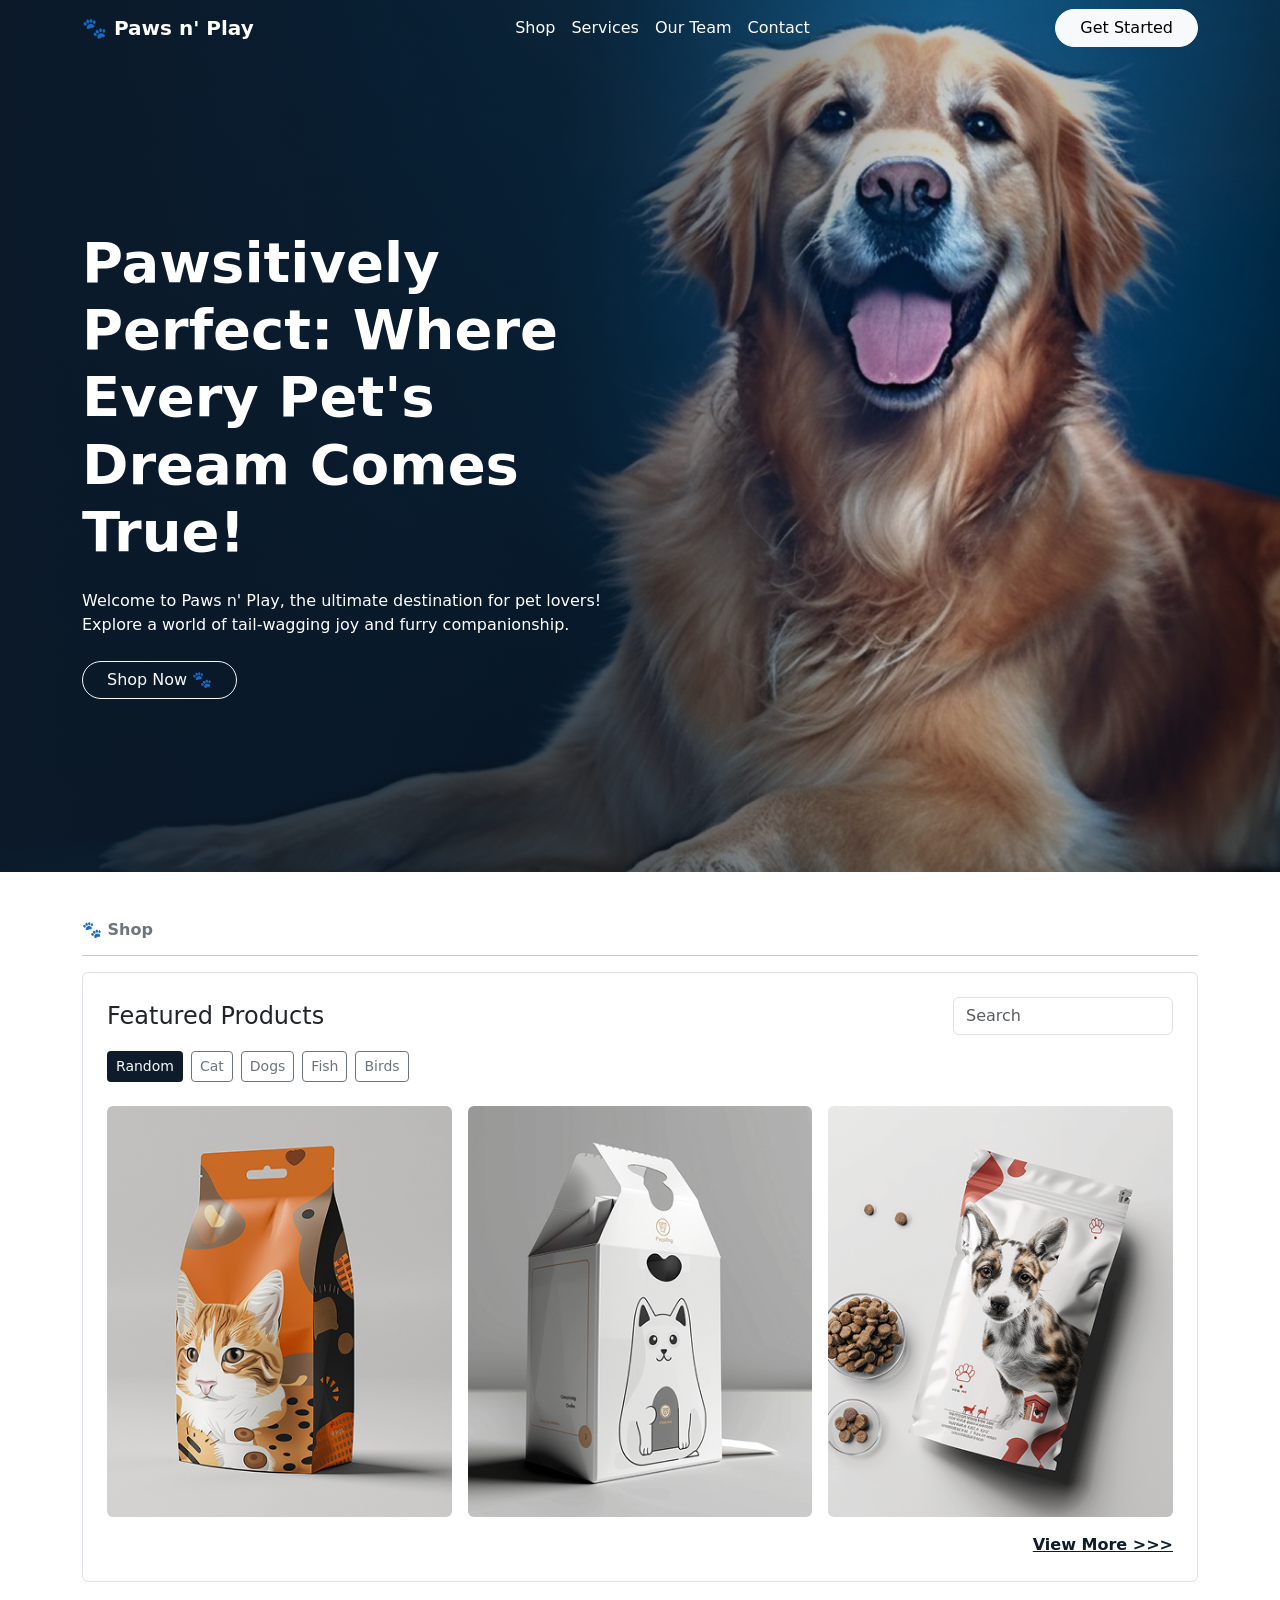
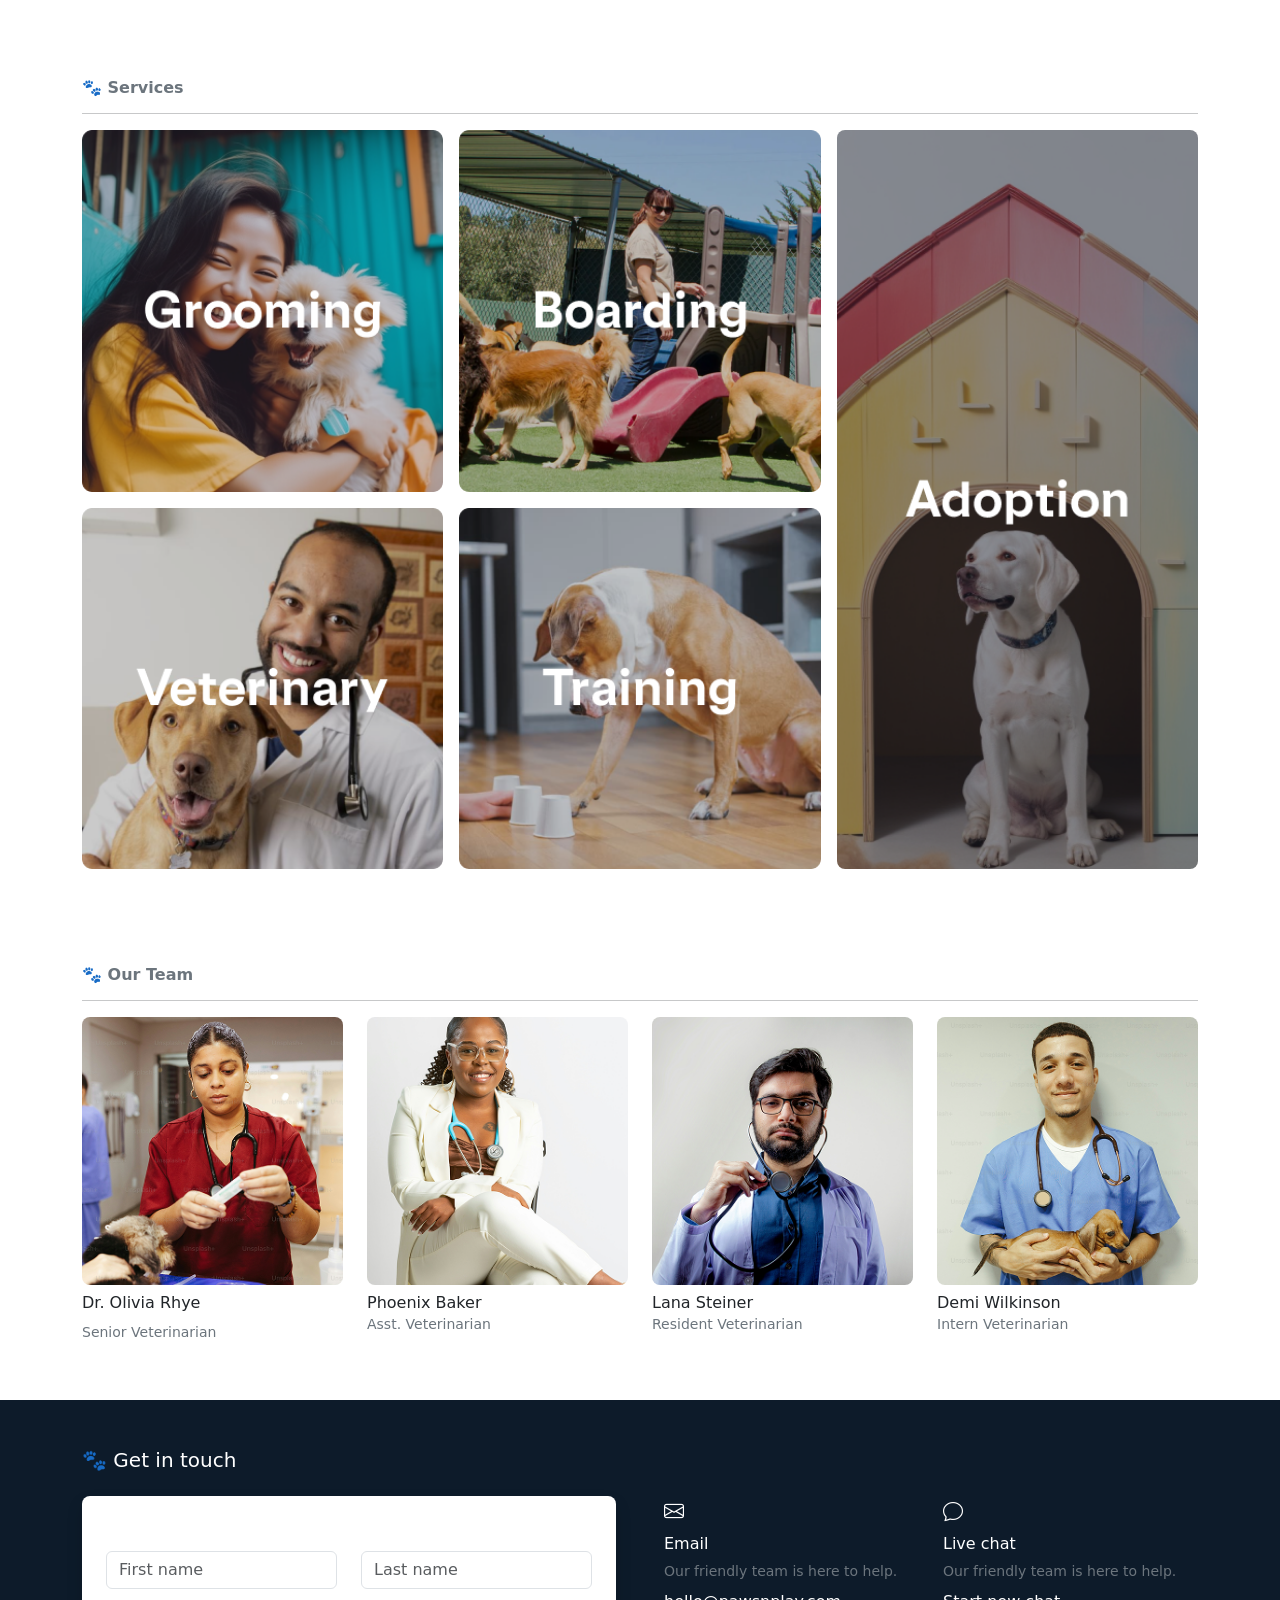
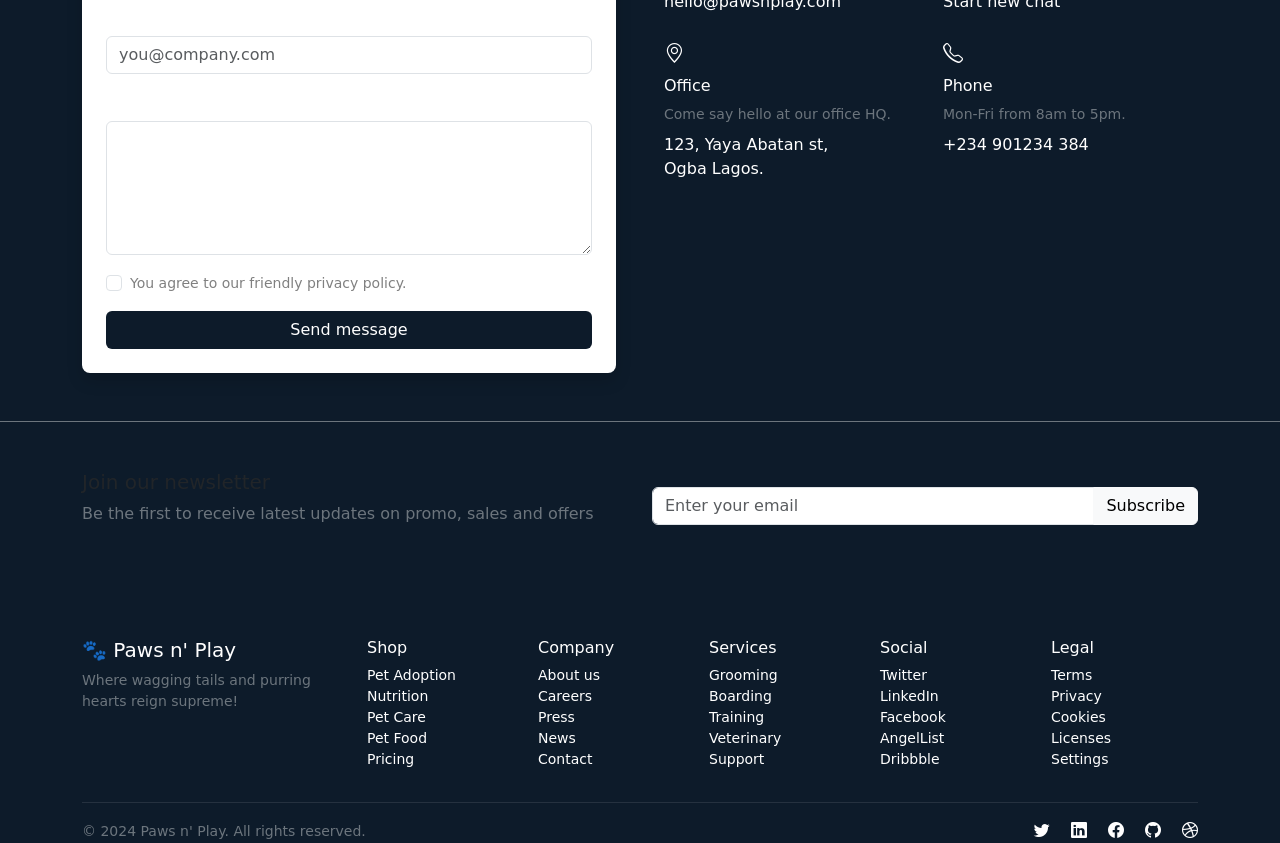
<file: E-commerce-landing/index.html>
<!DOCTYPE html>
<html lang="ar" dir="ltr">
<head>
<meta charset="UTF-8">
<meta name="viewport" content="width=device-width, initial-scale=1.0">
<title>Paws n' Play | Free Responsive E-commerce Landing Page</title>
<link href="https://cdn.jsdelivr.net/npm/bootstrap@5.3.3/dist/css/bootstrap.min.css" rel="stylesheet">
<link href="https://cdn.jsdelivr.net/npm/bootstrap-icons@1.11.3/font/bootstrap-icons.min.css" rel="stylesheet">
</head>
<body>
  <style>
      :root{
    --navy:#0d1b2a;
  }
  body{ font-family: system-ui, -apple-system, "Segoe UI", Roboto, sans-serif; }
  .bg-navy{ background-color: var(--navy); }
  .text-navy{ color: var(--navy); }
  .hero-section{
    background: linear-gradient(90deg, rgba(13,27,42,.85) 0%, rgba(13,27,42,.55) 45%, rgba(13,27,42,0) 75%),
                url('../images/Hero_bg.png') center/cover no-repeat;
    min-height: 480px;
  }
  .btn-outline-light-rounded{
    border-radius: 30px;
  }
  .service-tile{
    position: relative;
    overflow: hidden;
    border-radius: .5rem;
  }
  .service-tile img{
    width: 100%;
    height: 220px;
    object-fit: cover;
  }
  .service-tile .service-label{
    position: absolute;
    inset: 0;
    background: rgba(0,0,0,.35);
    display: flex;
    align-items: center;
    justify-content: center;
    color: #fff;
    font-weight: 600;
    font-size: 1.25rem;
  }
  .team-photo{
    width: 100%;
    height: 220px;
    object-fit: cover;
    border-radius: .5rem;
  }
  .eyebrow{
    font-weight: 600;
  }
  footer a{
    text-decoration: none;
    color: #cbd5e1;
  }
  footer a:hover{
    color: #fff;
  }
  .footer-links{
    font-size: .8rem;
  }
  .footer-links li{
    margin-bottom: .4rem;
  }
  .social-icon{
    color: #fff;
    font-size: 1rem;
  }
  </style>
<!--NAVBAR-->
<section class="hero-section">

    <nav class="navbar navbar-expand-lg navbar-dark">
        <div class="container">

            <a class="navbar-brand fw-bold" href="#">🐾 Paws n' Play</a>

            <button class="navbar-toggler" type="button" data-bs-toggle="collapse" data-bs-target="#menu">
                <span class="navbar-toggler-icon"></span>
            </button>

            <div class="collapse navbar-collapse" id="menu">

                <ul class="navbar-nav mx-auto">
                    <li class="nav-item"><a class="nav-link text-white" href="#">Shop</a></li>
                    <li class="nav-item"><a class="nav-link text-white" href="#">Services</a></li>
                    <li class="nav-item"><a class="nav-link text-white" href="#">Our Team</a></li>
                    <li class="nav-item"><a class="nav-link text-white" href="#">Contact</a></li>
                </ul>

                <a href="#" class="btn btn-light rounded-pill px-4">
                    Get Started
                </a>

            </div>

        </div>
    </nav>

    <div class="container py-5 text-white">

        <div class="row align-items-center" style="min-height:80vh;">

            <div class="col-lg-6">

                <h1 class="display-4 fw-bold">
                    Pawsitively Perfect: Where Every Pet's Dream Comes True!
                </h1>

                <p class="my-4">
                    Welcome to Paws n' Play, the ultimate destination for pet lovers! Explore a world of tail-wagging joy and furry companionship.
                </p>

                <a href="#" class="btn btn-outline-light rounded-pill px-4">
                    Shop Now 🐾
                </a>

            </div>

        </div>

    </div>

</section>
</section>
<!-- Shop / Featured Products -->
<section id="shop" class="container py-5">
  <h6 class="eyebrow text-secondary">🐾 Shop</h6>
  <hr>
  <div class="border rounded p-4">
    <div class="d-flex flex-wrap justify-content-between align-items-center mb-3 gap-3">
      <h4 class="mb-0">Featured Products</h4>
      <input type="search" class="form-control" style="max-width:220px" placeholder="Search">
    </div>
    <div class="d-flex flex-wrap gap-2 mb-4">
      <button class="btn btn-navy btn-sm bg-navy text-light">Random</button>
      <button class="btn btn-outline-secondary btn-sm">Cat</button>
      <button class="btn btn-outline-secondary btn-sm">Dogs</button>
      <button class="btn btn-outline-secondary btn-sm">Fish</button>
      <button class="btn btn-outline-secondary btn-sm">Birds</button>
    </div>
    <div class="row g-3">
      <div class="col-12 col-md-4">
        <img src="../images/chemarro_about_a_design_of_a_pet_food_package_d4a19910-8b5f-4d58-b551-ed8984c3d276.png" class="img-fluid rounded" alt="Cat food product">
      </div>
      <div class="col-12 col-md-4">
        <img src="../images/chemarro_about_a_design_of_a_pet_food_package_d4a19910-8b5f-4d58-b551-ed8984c3d276 (1).png" class="img-fluid rounded" alt="Pet treat box">
      </div>
      <div class="col-12 col-md-4">
        <img src="../images/chemarro_about_a_design_of_a_pet_food_package_d4a19910-8b5f-4d58-b551-ed8984c3d276 (2).png" class="img-fluid rounded" alt="Dog food product">
      </div>
    </div>
    <div class="text-end mt-3">
      <a href="#" class="text-navy fw-semibold">View More >>></a>
    </div>
  </div>
</section>

<!-- Services -->
<section id="services" class="container py-5">
  <h6 class="eyebrow text-secondary">🐾 Services</h6>
  <hr>
  <div class="row g-3">
    <div class="col-12 col-md-4">
      <div class="row g-3">
        <div class="col-12">
          <div class="service-tile">
            <img src="../images/Frame 24.png" alt="Grooming service" style="height:50%">
           
          </div>
        </div>
        <div class="col-12">
          <div class="service-tile">
            <img src="../images/Frame 27.png" alt="Veterinary service" style="height:50%">
            
          </div>
        </div>
      </div>
    </div>
    <div class="col-12 col-md-4">
      <div class="row g-3">
        <div class="col-12">
          <div class="service-tile">
            <img src="../images/Frame 25.png" alt="Boarding service"style="height:50%">
            
          </div>
        </div>
        <div class="col-12">
          <div class="service-tile">
            <img src="../images/Frame 26.png " alt="Training service" style="height:50%">
           
          </div>
        </div>
      </div>
    </div>
    <div class="col-12 col-md-4">
      <div class="service-tile h-100">
        <img src="../images/Frame 29.png " alt="Adoption service" style="height:100%; min-height:456px;">
       
      </div>
    </div>
  </div>
</section>

<!-- Our Team -->
<section id="team" class="container py-5">
  <h6 class="eyebrow text-secondary">🐾 Our Team</h6>
  <hr>
  <div class="row g-4">
    <div class="col-6 col-md-3 text-center text-md-start">
      <img src="../images/unsplash_DEQAyBEDRQE.png "class="team-photo mb-2" alt="Dr.Olivia Rhye"  style= "height:80%;">
      <h6>Dr. Olivia Rhye</h6>
      <small class="text-secondary">Senior Veterinarian</small>
    </div>
    <div class="col-6 col-md-3 text-center text-md-start">
      <img src="../images/unsplash_O13B7suRG4A.png" class="team-photo mb-2" alt="Phoenix Baker" style= "height:80%;" >
      <h6 class="mb-0">Phoenix Baker</h6>
      <small class="text-secondary">Asst. Veterinarian</small>
    </div>
    <div class="col-6 col-md-3 text-center text-md-start">
      <img src="../images/unsplash_E6Vo_4i-3Xg.png" class="team-photo mb-2" alt="Lana Steiner" style= "height:80%;" >
      <h6 class="mb-0">Lana Steiner</h6>
      <small class="text-secondary">Resident Veterinarian</small>
    </div>
    <div class="col-6 col-md-3 text-center text-md-start">
      <img src="../images/unsplash_eGbmOTQxF04.png" class="team-photo mb-2" alt="Demi Wilkinson"  style= "height:80%;" >
      <h6 class="mb-0">Demi Wilkinson</h6>
      <small class="text-secondary">Intern Veterinarian</small>
    </div>
  </div>
</section>

<!-- Get in touch -->
<section id="contact" class="bg-navy text-white py-5">
  <div class="container">

    <h5 class="mb-4">🐾  Get in touch</h5>

    <div class="row g-5">

      <!-- Form -->
      <div class="col-lg-6">
        <div class="bg-white rounded-3 shadow p-4">

          <form>

            <div class="row">
              <div class="col-md-6 mb-3">
                <label class="form-label small">First name</label>
                <input type="text" class="form-control" placeholder="First name">
              </div>

              <div class="col-md-6 mb-3">
                <label class="form-label small">Last name</label>
                <input type="text" class="form-control" placeholder="Last name">
              </div>
            </div>

            <div class="mb-3">
              <label class="form-label small">Email</label>
              <input type="email" class="form-control" placeholder="you@company.com">
            </div>

            <div class="mb-3">
              <label class="form-label small">Message</label>
              <textarea class="form-control" rows="5"></textarea>
            </div>

            <div class="form-check mb-3">
              <input class="form-check-input" type="checkbox">
              <label class="form-check-label small" style="color:gray;">
                You agree to our friendly privacy policy.
              </label>
            </div>

            <button class="btn bg-navy text-white w-100">
              Send message
            </button>

          </form>

        </div>
      </div>

      <!-- Contact Info -->
      <div class="col-lg-6">

        <div class="row">

          <div class="col-6 mb-4">
            <i class="bi bi-envelope fs-5"></i>
            <h6 class="mt-2">Email</h6>
            <small class="text-secondary d-block">
              Our friendly team is here to help.
            </small>
            <p class="mt-2 mb-0">hello@pawsnplay.com</p>
          </div>

          <div class="col-6 mb-4">
            <i class="bi bi-chat fs-5"></i>
            <h6 class="mt-2">Live chat</h6>
            <small class="text-secondary d-block">
              Our friendly team is here to help.
            </small>
            <p class="mt-2 mb-0">Start new chat</p>
          </div>

          <div class="col-6">
            <i class="bi bi-geo-alt fs-5"></i>
            <h6 class="mt-2">Office</h6>
            <small class="text-secondary d-block">
              Come say hello at our office HQ.
            </small>
            <p class="mt-2 mb-0">
              123, Yaya Abatan st,<br>
              Ogba Lagos.
            </p>
          </div>

          <div class="col-6">
            <i class="bi bi-telephone fs-5"></i>
            <h6 class="mt-2">Phone</h6>
            <small class="text-secondary d-block">
              Mon-Fri from 8am to 5pm.
            </small>
            <p class="mt-2 mb-0">+234 901234 384</p>
          </div>

        </div>

      </div>

    </div>

  </div>
</section>

<!-- Newsletter -->
<section class="bg-navy border-top border-secondary py-5">

  <div class="container">

    <div class="row align-items-center">

      <div class="col-lg-6 mb-3">
        <h5>Join our newsletter</h5>

        <p class="text-secondary mb-0">
          Be the first to receive latest updates on promo, sales and offers
        </p>
      </div>

      <div class="col-lg-6">

        <div class="input-group">

          <input
            type="email"
            class="form-control"
            placeholder="Enter your email">

          <button class="btn btn-light">
            Subscribe
          </button>

        </div>

      </div>

    </div>

  </div>

</section>

<!-- Footer -->
<footer class="bg-navy text-white pt-5">

<div class="container">

<div class="row">

<div class="col-lg-3 mb-4">
<h5>🐾 Paws n' Play</h5>

<p class="text-secondary small">
Where wagging tails and purring hearts reign supreme!
</p>

</div>

<div class="col-6 col-lg">
<h6>Shop</h6>

<ul class="list-unstyled small">

<li>Pet Adoption</li>

<li>Nutrition</li>

<li>Pet Care</li>

<li>Pet Food</li>

<li>Pricing</li>

</ul>

</div>

<div class="col-6 col-lg">
<h6>Company</h6>

<ul class="list-unstyled small">

<li>About us</li>

<li>Careers</li>

<li>Press</li>

<li>News</li>

<li>Contact</li>

</ul>

</div>

<div class="col-6 col-lg">
<h6>Services</h6>

<ul class="list-unstyled small">

<li>Grooming</li>

<li>Boarding</li>

<li>Training</li>

<li>Veterinary</li>

<li>Support</li>

</ul>

</div>

<div class="col-6 col-lg">
<h6>Social</h6>

<ul class="list-unstyled small">

<li>Twitter</li>

<li>LinkedIn</li>

<li>Facebook</li>

<li>AngelList</li>

<li>Dribbble</li>

</ul>

</div>

<div class="col-6 col-lg">
<h6>Legal</h6>

<ul class="list-unstyled small">

<li>Terms</li>

<li>Privacy</li>

<li>Cookies</li>

<li>Licenses</li>

<li>Settings</li>

</ul>

</div>

</div>

<hr class="border-secondary">

<div class="d-flex justify-content-between align-items-center flex-wrap">

<p class="small text-secondary mb-0">
© 2024 Paws n' Play. All rights reserved.
</p>

<div>

<i class="bi bi-twitter me-3"></i>

<i class="bi bi-linkedin me-3"></i>

<i class="bi bi-facebook me-3"></i>

<i class="bi bi-github me-3"></i>

<i class="bi bi-dribbble"></i>

</div>

</div>

</div>

</footer>
</file>
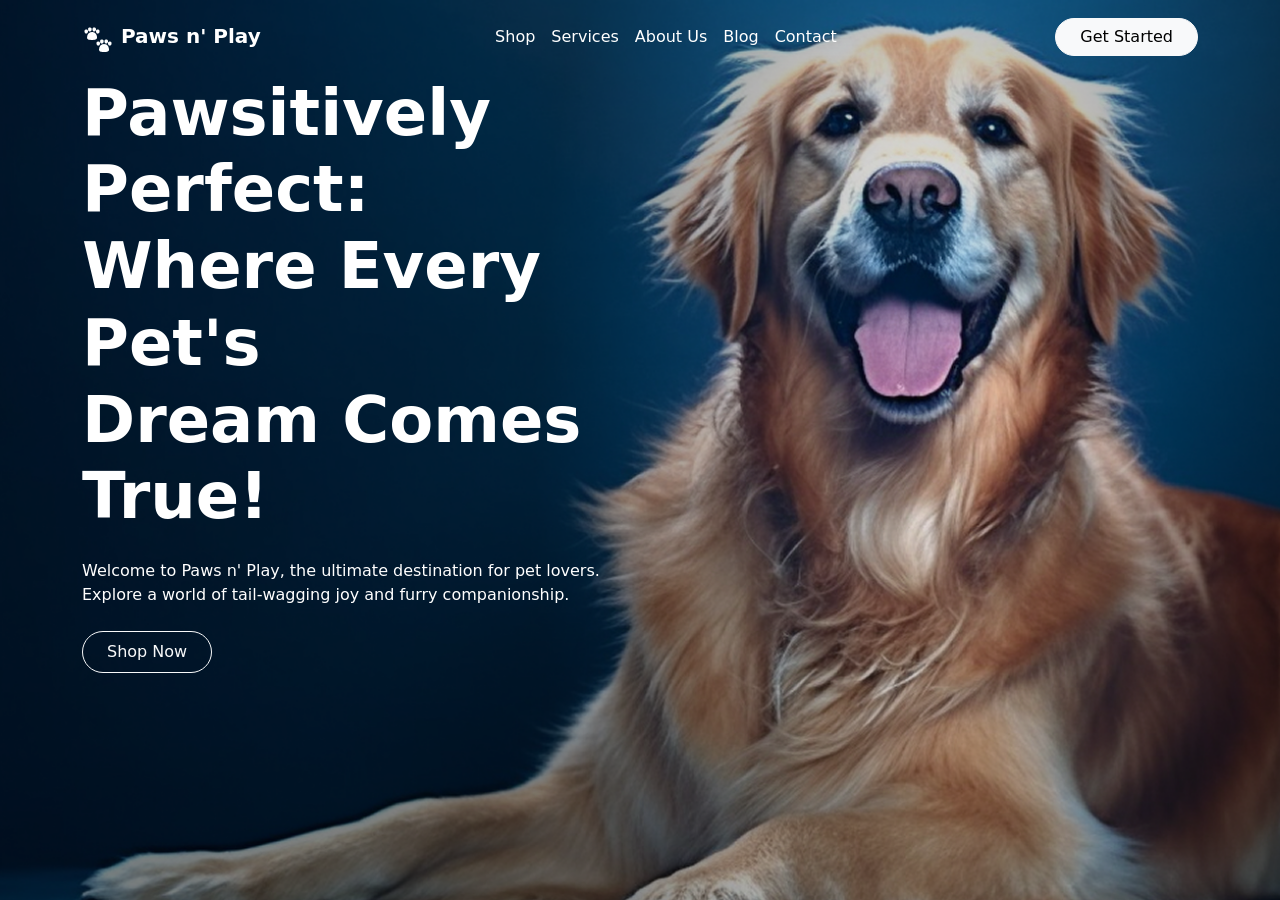
<file: session 10.css/index.html>
<!DOCTYPE html>
<html lang="en">
<head>
    <meta charset="UTF-8">
    <meta name="viewport" content="width=device-width, initial-scale=1.0">
    <title>Pet Care</title>

    <link href="https://cdn.jsdelivr.net/npm/bootstrap@5.3.7/dist/css/bootstrap.min.css" rel="stylesheet">
    <link rel="stylesheet" href="style.css">
</head>

<body>

<section class="hero position-relative">

    <nav class="navbar navbar-expand-lg navbar-dark py-3">
        <div class="container">

            <a class="navbar-brand fw-bold" href="#">
                <img src="../images/fluent-emoji-flat_paw-prints.png" alt="">
                Paws n' Play
            </a>

            <button class="navbar-toggler" type="button">
                <span class="navbar-toggler-icon"></span>
            </button>

            <div class="collapse navbar-collapse">

                <ul class="navbar-nav mx-auto">

                    <li class="nav-item"><a class="nav-link text-white" href="#">Shop</a></li>
                    <li class="nav-item"><a class="nav-link text-white" href="#">Services</a></li>
                    <li class="nav-item"><a class="nav-link text-white" href="#">About Us</a></li>
                    <li class="nav-item"><a class="nav-link text-white" href="#">Blog</a></li>
                    <li class="nav-item"><a class="nav-link text-white" href="#">Contact</a></li>

                </ul>

                <a href="#" class="btn btn-light rounded-pill px-4">
                    Get Started
                </a>

            </div>

        </div>
    </nav>

    <div class="container h-100 d-flex align-items-center">

        <div class="text-white w-50">

            <h1 class="display-3 fw-bold">
                Pawsitively Perfect:<br>
                Where Every Pet's<br>
                Dream Comes True!
            </h1>

            <p class="my-4">
                Welcome to Paws n' Play, the ultimate destination for pet lovers.
                Explore a world of tail-wagging joy and furry companionship.
            </p>

            <a href="#" class="btn btn-outline-light rounded-pill px-4 py-2">
                Shop Now
            </a>

        </div>

    </div>

</section>

</body>
</html>
</file>
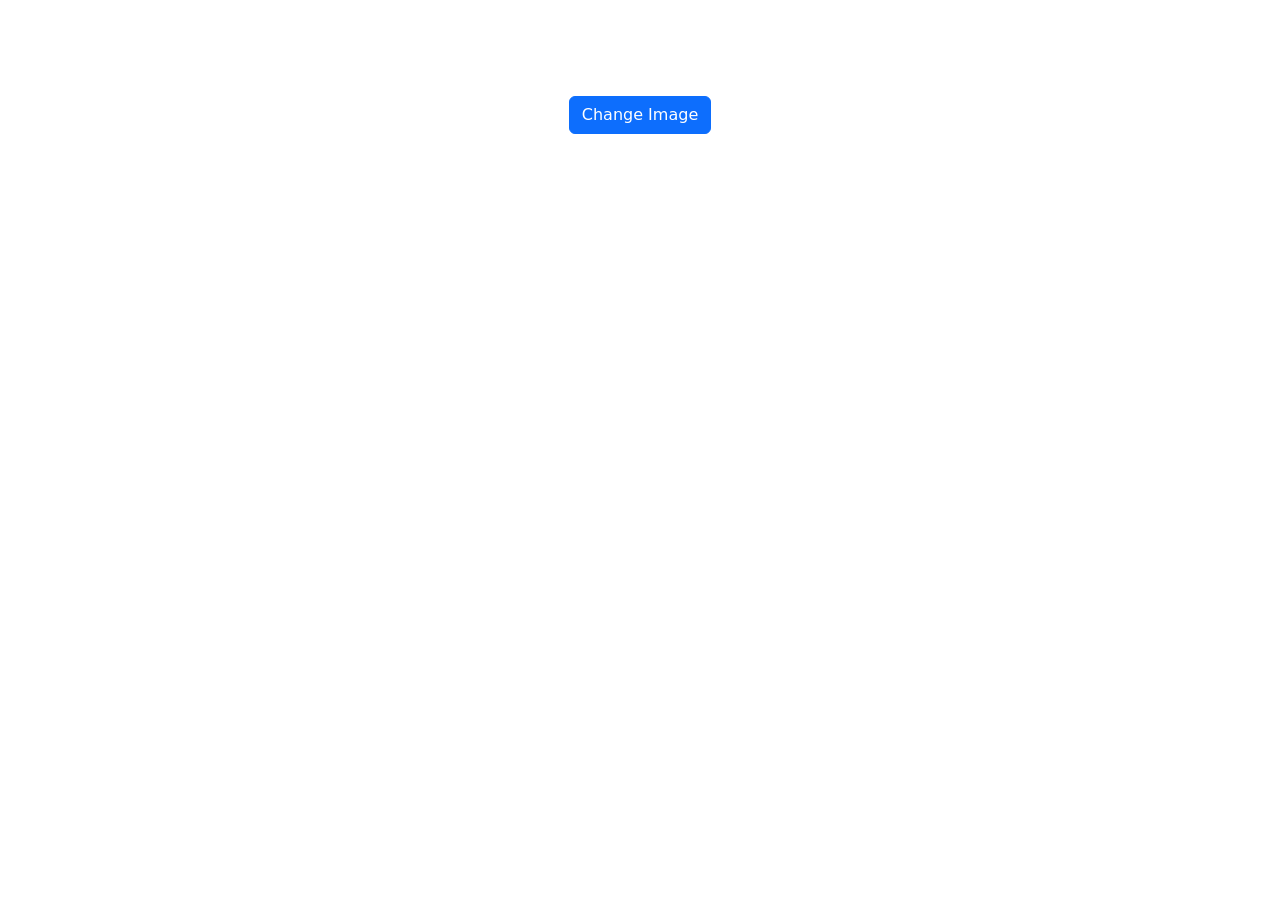
<file: session 13 task/index.html>
<!DOCTYPE html>
<html lang="en">
<head>
    <meta charset="UTF-8">
    <meta name="viewport" content="width=device-width, initial-scale=1.0">
    <title>Change Image</title>

    <link href="https://cdn.jsdelivr.net/npm/bootstrap@5.3.3/dist/css/bootstrap.min.css" rel="stylesheet">
</head>
<body>

<div class="container text-center mt-5">

    <img
        id="myImg"
        class="rounded shadow"
        style="width:400px; height:500px; object-fit:cover; display:none;"
    >

    <br><br>

    <button class="btn btn-primary" onclick="changeImg()">
        Change Image
    </button>

</div>

<script src="script.js"></script>

</body>
</html>
</file>
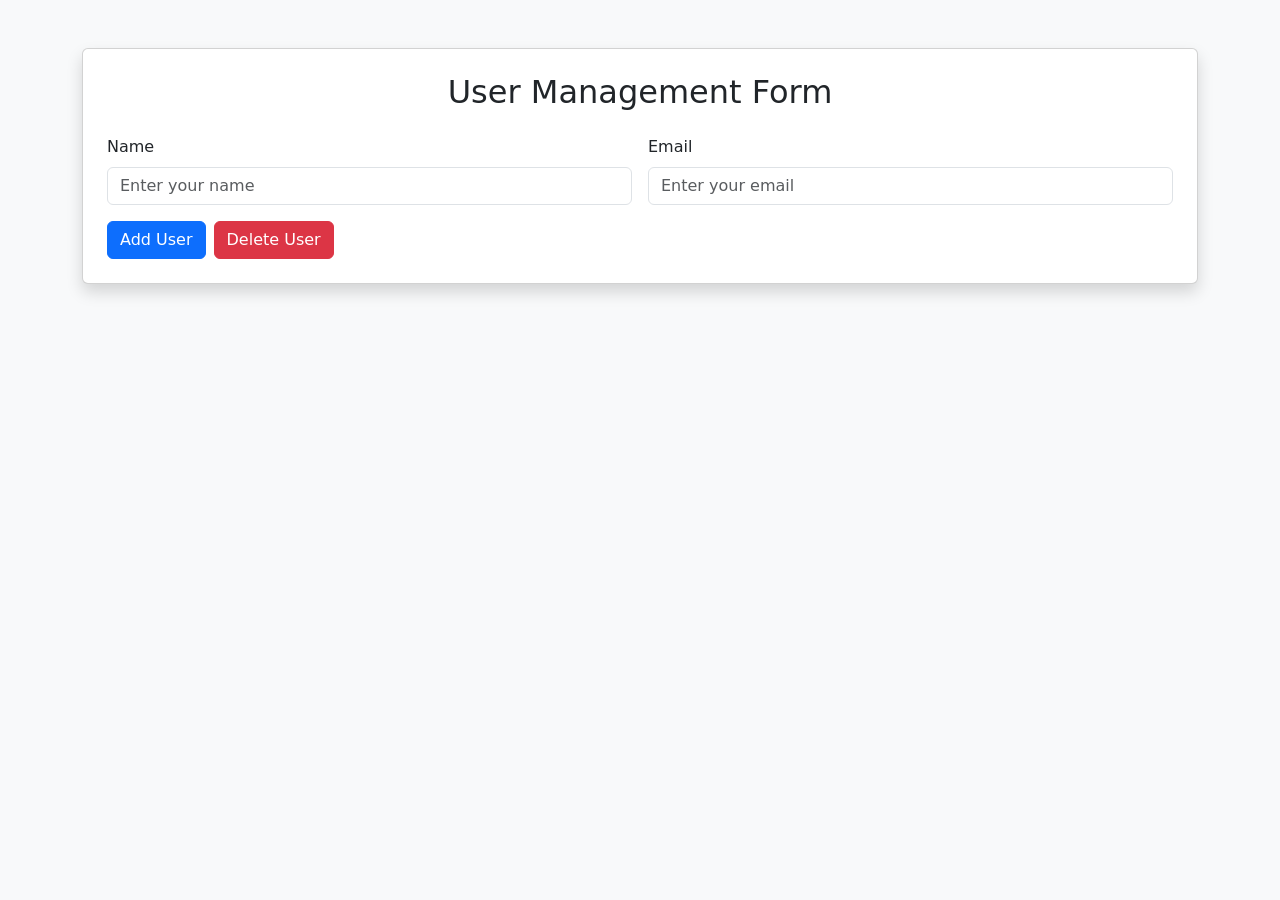
<file: session 14/index.html>
<!DOCTYPE html>
<html lang="en">
<head>
    <meta charset="UTF-8">
    <meta name="viewport" content="width=device-width, initial-scale=1.0">
    <title>User Management</title>
    <link href="https://cdn.jsdelivr.net/npm/bootstrap@5.3.0/dist/css/bootstrap.min.css" rel="stylesheet">
</head>
<body class="bg-light">

    <div class="container mt-5">
        <div class="card shadow p-4">
            <h2 class="mb-4 text-center">User Management Form</h2>
            
            <!--form-->
            <form id="userForm" class="row g-3">
                <div class="col-md-6">
                    <label for="userName" class="form-label">Name</label>
                    <input type="text" class="form-control" id="userName" placeholder="Enter your name" required>
                </div>
                
                <div class="col-md-6">
                    <label for="userEmail" class="form-label">Email</label>
                    <input type="email" class="form-control" id="userEmail" placeholder="Enter your email" required>
                </div>

                <!-- buttons-->
                <div class="col-12 d-flex gap-2">
                    <button type="submit" class="btn btn-primary" id="addBtn">Add User</button>
                    <button type="button" class="btn btn-danger" id="deleteBtn">Delete User</button>
                </div>
            </form>
        </div>

        <div id="divsContainer" class="row mt-4 g-3"></div>
    </div>

    <script src="script.js"></script>
</body>
</html>
</file>
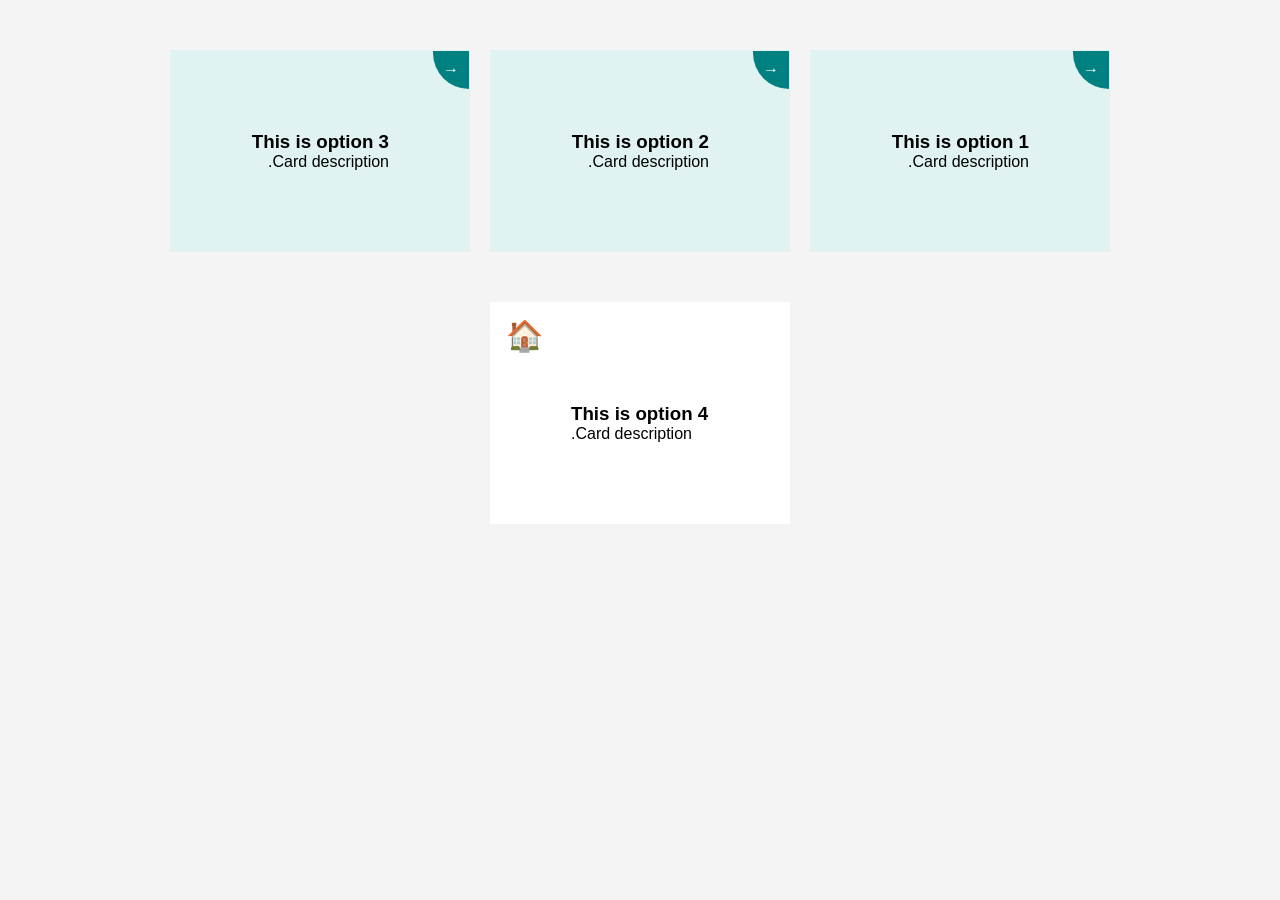
<file: session 8.CSS/index.html>
<!DOCTYPE html>
<html lang="ar" dir="rtl">
<head>
    <meta charset="UTF-8">
    <title>Cards Layout</title>
    <link rel="stylesheet" href="style.css">
</head>
<body>

<div class="page-overlay"></div>

<!-- the top three cards-->
<div class="cards-top">
    <div class="card card-1"><div class="corner-box">→</div><h3>This is option 1</h3><p>Card description.</p></div>
    <div class="card card-2"><div class="corner-box">→</div><h3>This is option 2</h3><p>Card description.</p></div>
    <div class="card card-3"><div class="corner-box">→</div><h3>This is option 3</h3><p>Card description.</p></div>
</div>

<!-- card 4-->
<div class="card card-4">
    <div class="house-icon">🏠</div>
    <h3>This is option 4</h3>
    <p>Card description.</p>
    <div class="side-triangle"></div>
</div>

</body>
</html>
</file>
<file: session 10.css/style.css>
.hero{
    background: url("../images/Hero_bg.png") center/cover no-repeat;
    min-height: 100vh;
}
</file>
<file: session 8.CSS/style.css>
/* RESET style */
* { 
    margin: 0;
     padding: 0; 
    box-sizing: border-box;
 }
body { 
      font-family: sans-serif;
      background-color: #f4f4f4;
      padding: 50px; 
      display: flex; 
      flex-direction: column; 
      align-items: center; 
      gap: 50px; 
      position: relative;
     }

/*Global style*/
.page-overlay { 
    position: fixed;
    top:0;
    left:0;
    width:100%;
    height:100%; 
    background: rgba(0,0,0,0.4);
    opacity: 0; 
    visibility: hidden;
     transition: 0.3s;
 }
body:has(.card:hover) .page-overlay { 
      opacity: 1;
     }


.cards-top {
     display: flex; 
      gap: 20px; 
      z-index: 2;
     }
.card { 
    background-color: #e0f2f1;
     padding: 80px; 
     width: 300px; 
     position: relative; 
     overflow: hidden;
     transition: 0.4s;
     z-index: 2; 
     border: 1px solid transparent;
     }


.card:hover {
     transform: translateY(-10px); 
     box-shadow: 0 10px 20px rgba(0,0,0,0.3); 
    }



.corner-box { 
    position: absolute; 
    top: 0;
    right: 0;
    background-color: #008080; 
    color: white;
    padding: 10px;
    border-bottom-left-radius: 70px; 
}


.card-1:hover {
     background-color: #c5eaea;
     color: white;
      border: 1px solid #008080; 
     }
 
.card-2:hover {
     background-color: white;
      border: 1px solid #008080; 
     }

.card-3:hover { 
    background-color: #008080; 
    color: white;
     border: 1px solid #008080; 
 }
 
.card-4 { 
    background-color: white;
     text-align: left; 
     padding-top:100px;
    }
.house-icon { 
    position:absolute;
    top:15px;
    left:15px;
    left:15px;
    font-size:30px;
}
.card-4 { 
    background-color: white; 
    position: relative;  
}
.side-triangle { 
    position: absolute; 
    top: 0; 
    right: -40px ;
    height: 100%; 
    width: 40px;
    background-color: red; 
    clip-path: polygon(0 0, 100% 0, 100% 100%); 
    transition: 0.4s;
    justify-content: flex-end; 
    align-items: flex-start;  
}
.card-4:hover{
     border: 1px solid red ; 
}
.card-4:hover .side-triangle { 
    right: 0;
}
.side-triangle::after {
    content: "→"; 
}
</file>
